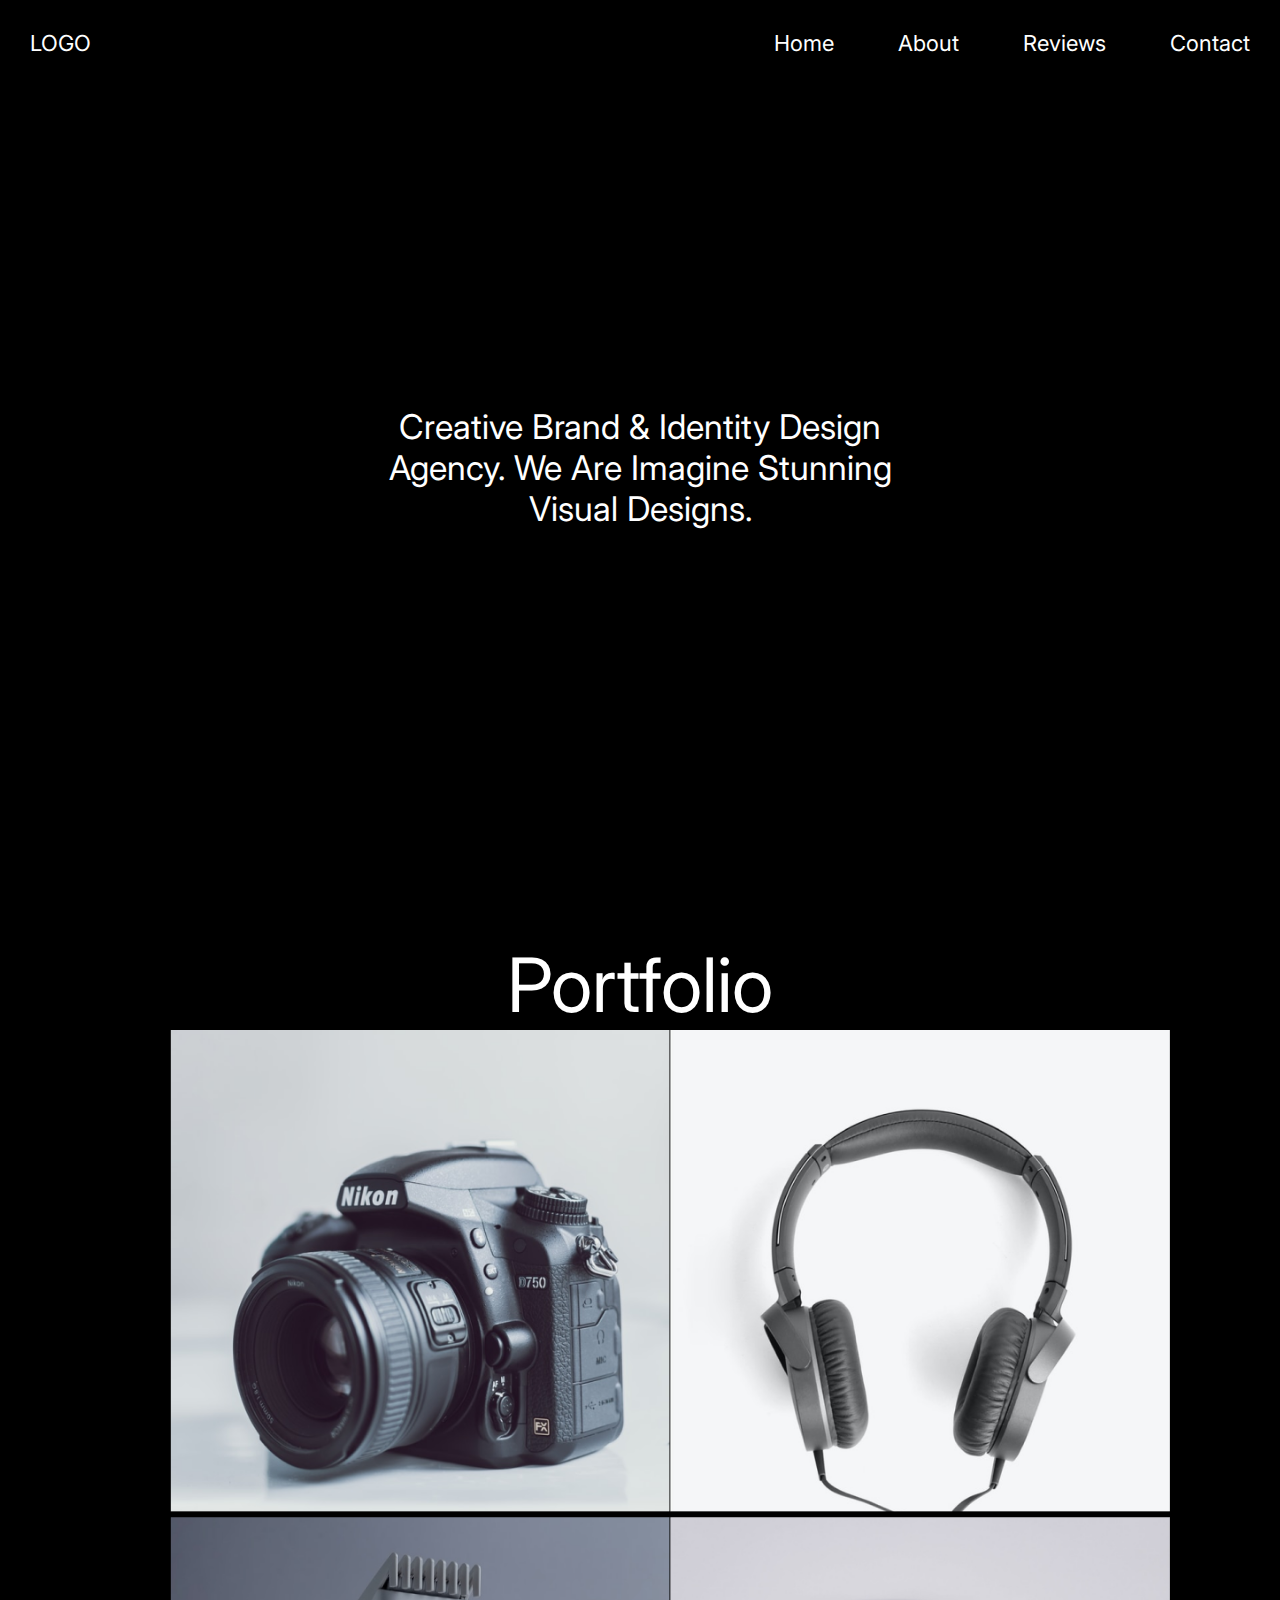
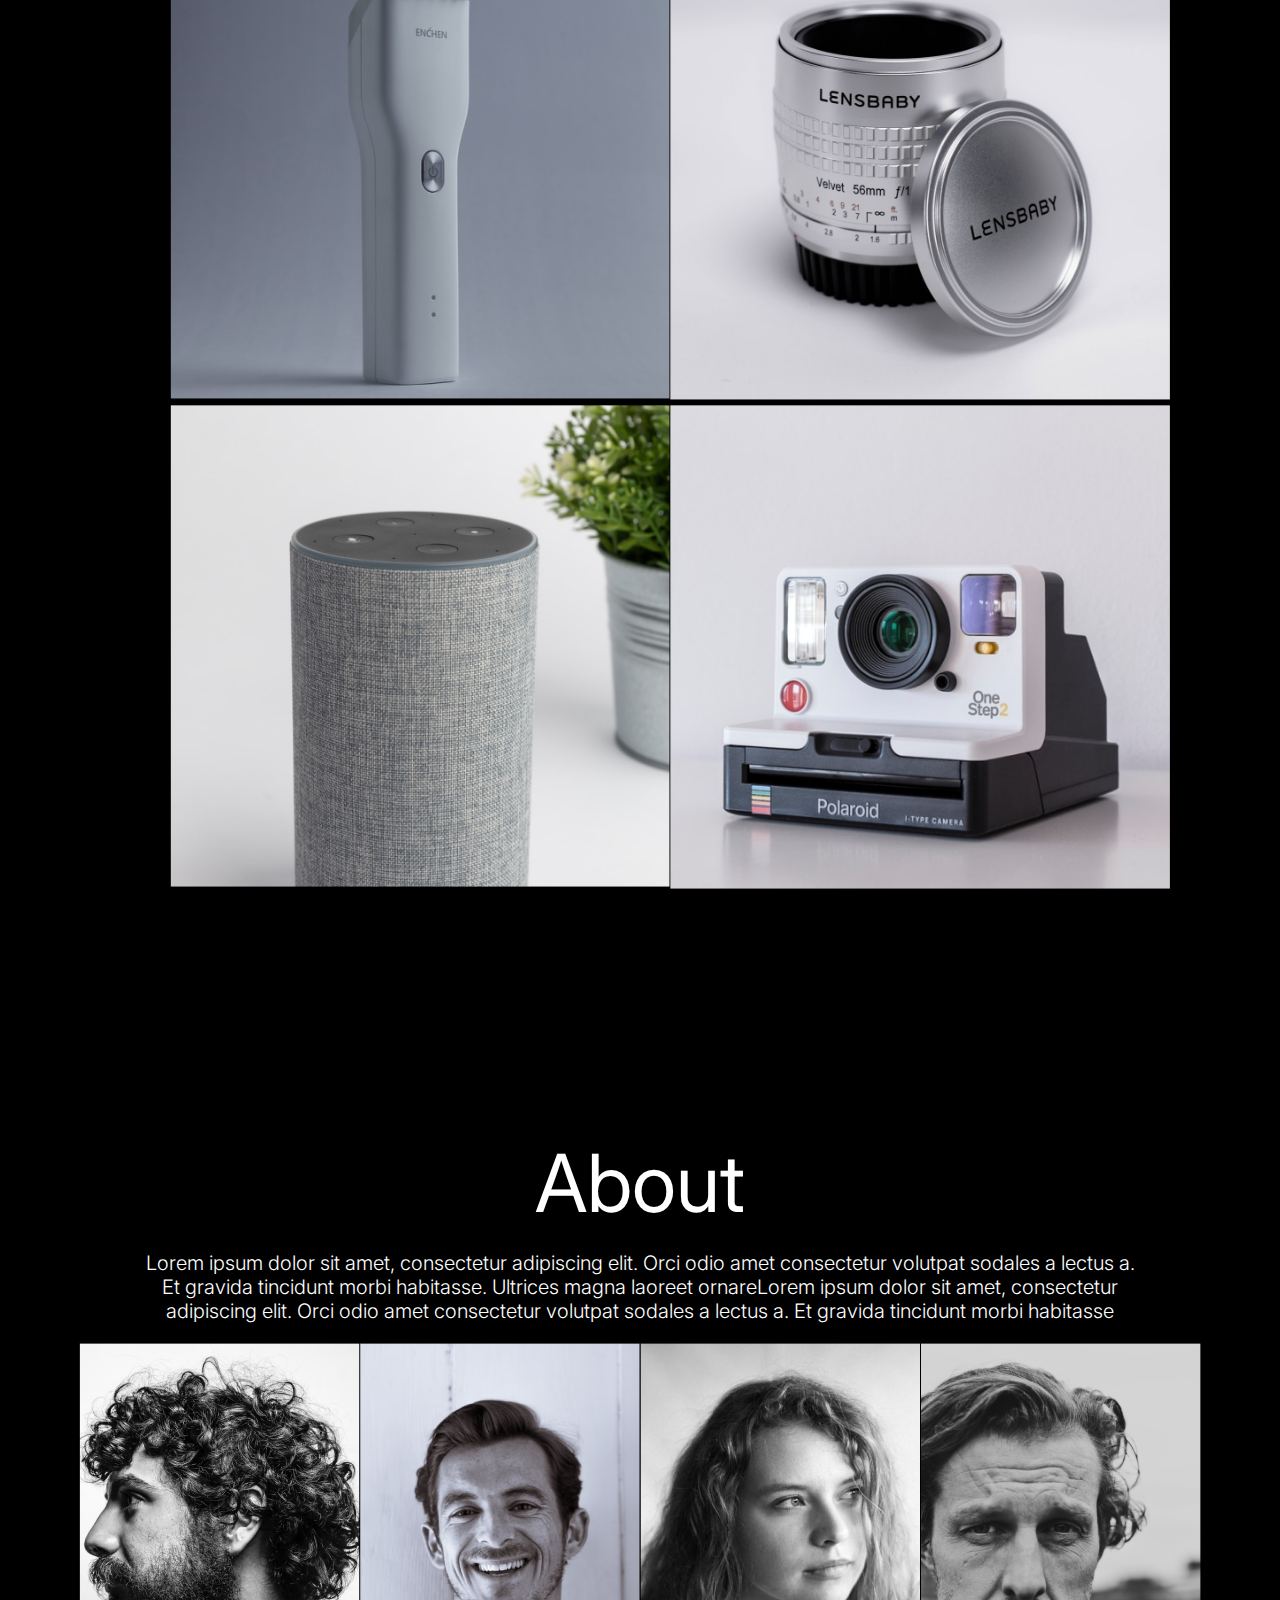
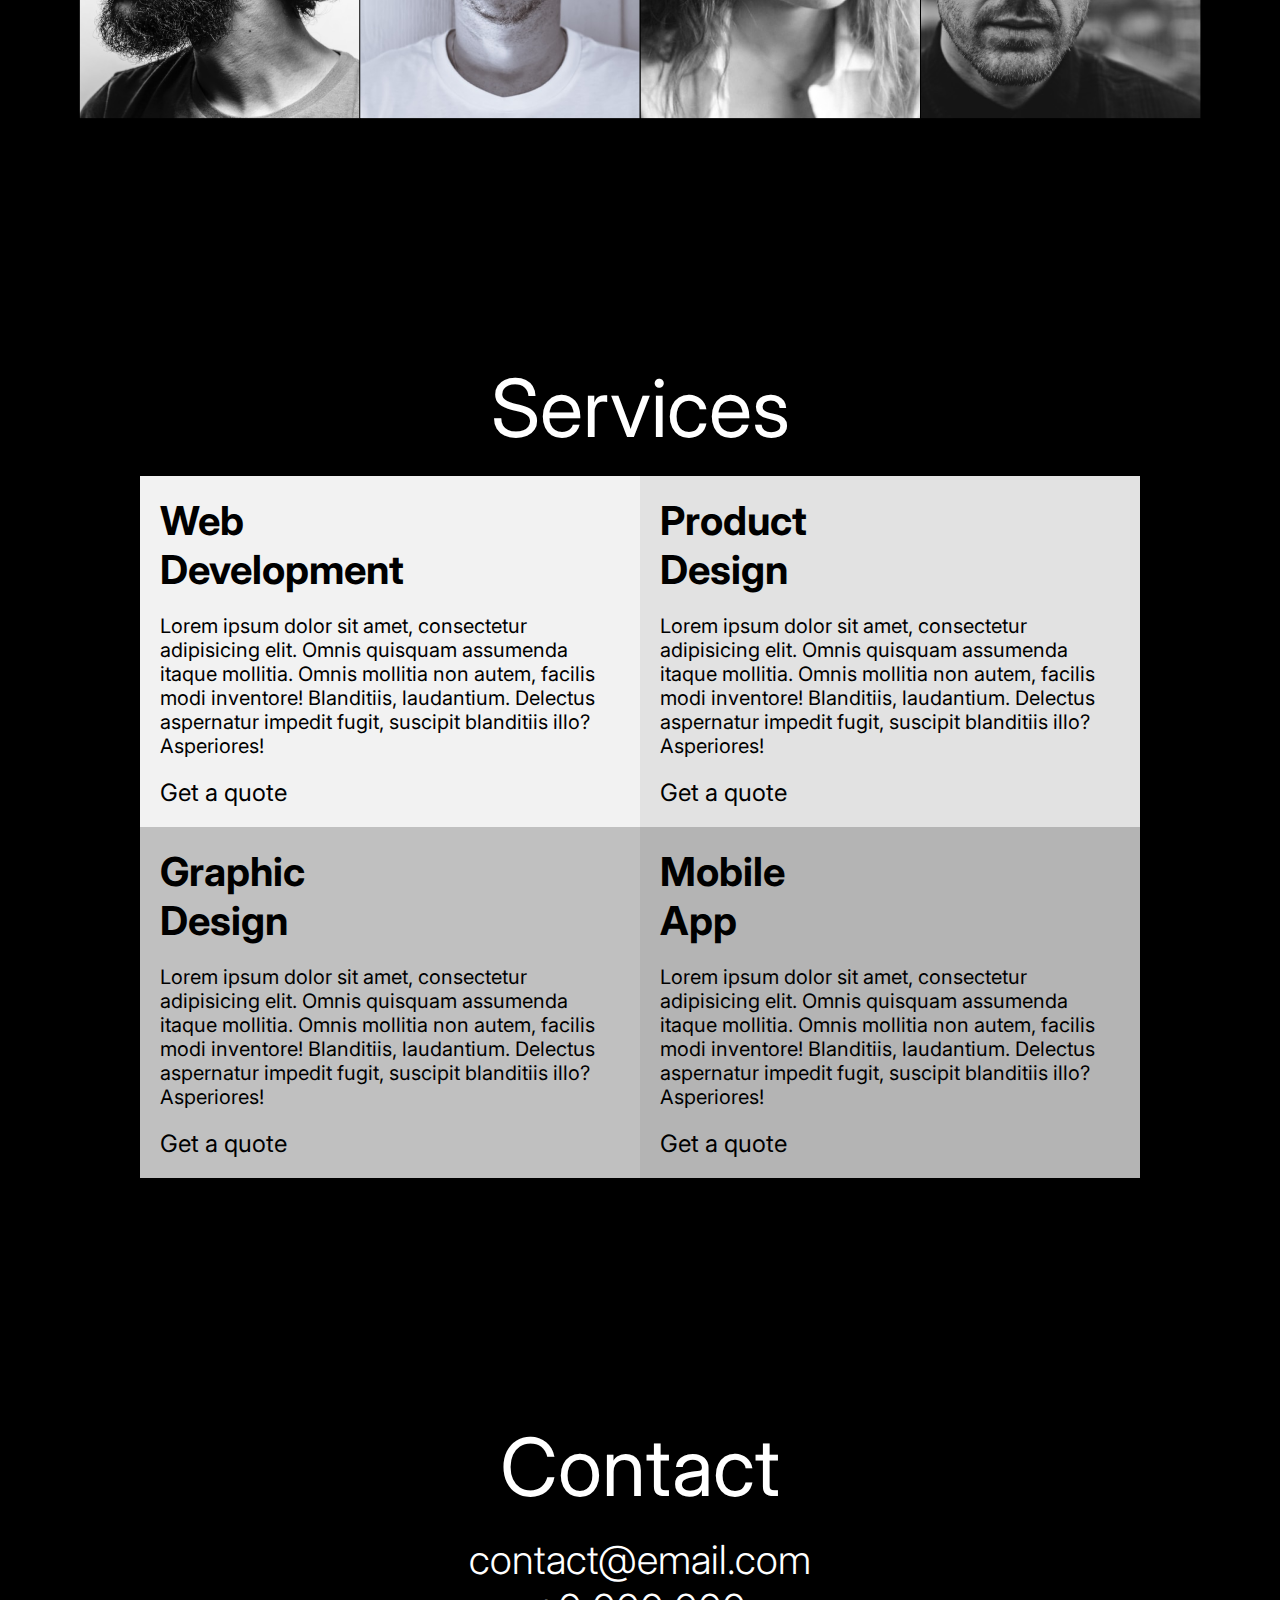
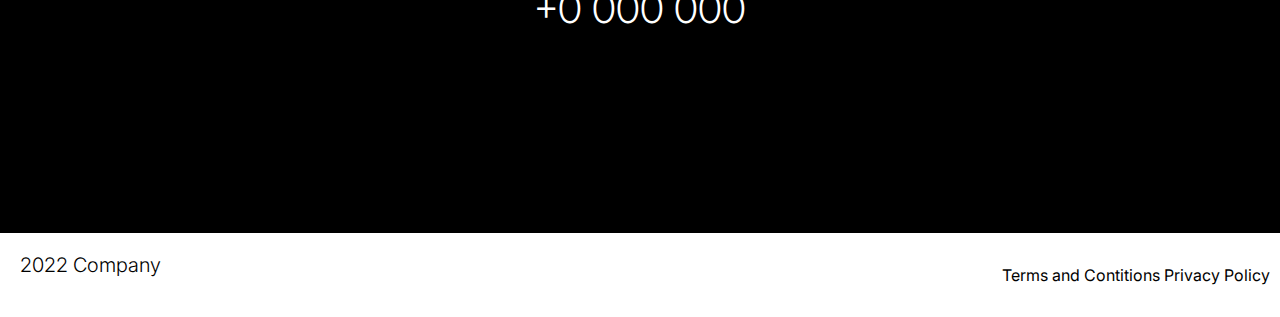
<file: index.html>
<!DOCTYPE html>
<html lang="en">
<head>
    <meta charset="UTF-8">
    <meta http-equiv="X-UA-Compatible" content="IE=edge">
    <meta name="viewport" content="width=device-width, initial-scale=1.0">
    <link rel="stylesheet" href="style.css">
    <title>Portfolio</title>
</head>
<body>
    <header>
        <div class="top-nav">
            <div>
                <a href="">LOGO</a>
            </div>
            <div class="headerLinks">
                <a href="">Home</a>
                <a href="">About</a>
                <a href="">Reviews</a>
                <a href="">Contact</a>
            </div>
            <div class="mobile-menu">
                <img class="mobile-menu" src="pictures/burger.png" alt="menu">
            </div>
        </div>
    </header>
    <div class="intro">
        <p class="introtext">Creative Brand & Identity Design Agency. We Are Imagine Stunning Visual Designs.</p>
    </div>
    <div class="container">
        <div class="Section">
            <h1>Portfolio</h1>
        </div>
        <div class="pictures">
            <a class="img2" href="camera.html"><img src="pictures/camera.png" alt="kaamera"></a>
            <a class="img2" href=""><img src="pictures/headphones.png" alt="headphones"></a>
            <a class="img2" href=""><img src="pictures/pardel.png" alt="pardel"></a>
            <a class="img2" href=""><img src="pictures/mug.png" alt="mug"></a>
            <a class="img2" href=""><img src="pictures/speaker.png" alt="speaker"></a>
            <a class="img2" href=""><img src="pictures/polaroid.png" alt="polaroid"></a>
        </div>
    </div>
    <div class="container">
        <div class="Section">
            <p class="heading1">About</p>
        </div>
        <div class="text">
            <p>Lorem ipsum dolor sit amet, consectetur adipiscing elit. Orci odio amet consectetur volutpat sodales a lectus a. Et gravida tincidunt morbi habitasse. Ultrices magna laoreet ornareLorem ipsum dolor sit amet, consectetur adipiscing elit. Orci odio amet consectetur volutpat sodales a lectus a. Et gravida tincidunt morbi habitasse</p>
        </div>
        <div class="profilepictures">
            <img src="pictures/Rectangle 7.png" alt="mees">
            <img src="pictures/Rectangle 8.png" alt="mees">
            <img src="pictures/Rectangle 9.png" alt="naine">
            <img src="pictures/Rectangle 10.png" alt="mees">
        </div>
    </div>
    <div class="container">
        <div class="Section">
            <p class="heading1">Services</p>
        </div>
        <div class="Services">
           <div class="web">
                <h2>Web <br> Development</h2>
                <p class="text1">Lorem ipsum dolor sit amet, consectetur adipisicing elit. Omnis quisquam assumenda itaque mollitia. Omnis mollitia non autem, facilis modi inventore! Blanditiis, laudantium. Delectus aspernatur impedit fugit, suscipit blanditiis illo? Asperiores!</p>
                <link class="link" href="">Get a quote</link>
           </div>
           <div class="product">
                <h2>Product <br> Design</h2>
                <p class="text1">Lorem ipsum dolor sit amet, consectetur adipisicing elit. Omnis quisquam assumenda itaque mollitia. Omnis mollitia non autem, facilis modi inventore! Blanditiis, laudantium. Delectus aspernatur impedit fugit, suscipit blanditiis illo? Asperiores!</p>
                <link class="link" href="">Get a quote</link>
           </div>
           <div class="graphic">
                <h2>Graphic <br> Design</h2>
                <p class="text1">Lorem ipsum dolor sit amet, consectetur adipisicing elit. Omnis quisquam assumenda itaque mollitia. Omnis mollitia non autem, facilis modi inventore! Blanditiis, laudantium. Delectus aspernatur impedit fugit, suscipit blanditiis illo? Asperiores!</p>
                <link class="link" href="">Get a quote</link>
           </div>                
           <div class="mobile">
                <h2>Mobile <br> App</h2>
                <p class="text1">Lorem ipsum dolor sit amet, consectetur adipisicing elit. Omnis quisquam assumenda itaque mollitia. Omnis mollitia non autem, facilis modi inventore! Blanditiis, laudantium. Delectus aspernatur impedit fugit, suscipit blanditiis illo? Asperiores!</p>
                <link class="link" href="">Get a quote</link>
           </div>
        </div>
    </div>
   
    <footer>
        <div class="container">
            <div class="Section">
                <p class="heading1">Contact</p>
            </div>
            <div class="contact">
                <p class="contact">contact@email.com <br> +0 000 000</p>
            </div>
        </div>
        <div class="footer">
            <div>
                <p class="footer">2022 Company</p>
            </div>
            <div>
                <link class="link" href="">Terms and Contitions</link>
                <link class="link" href="">Privacy Policy</link>
            </div>
        </div>
    </footer>
</body>
</html>
</file>
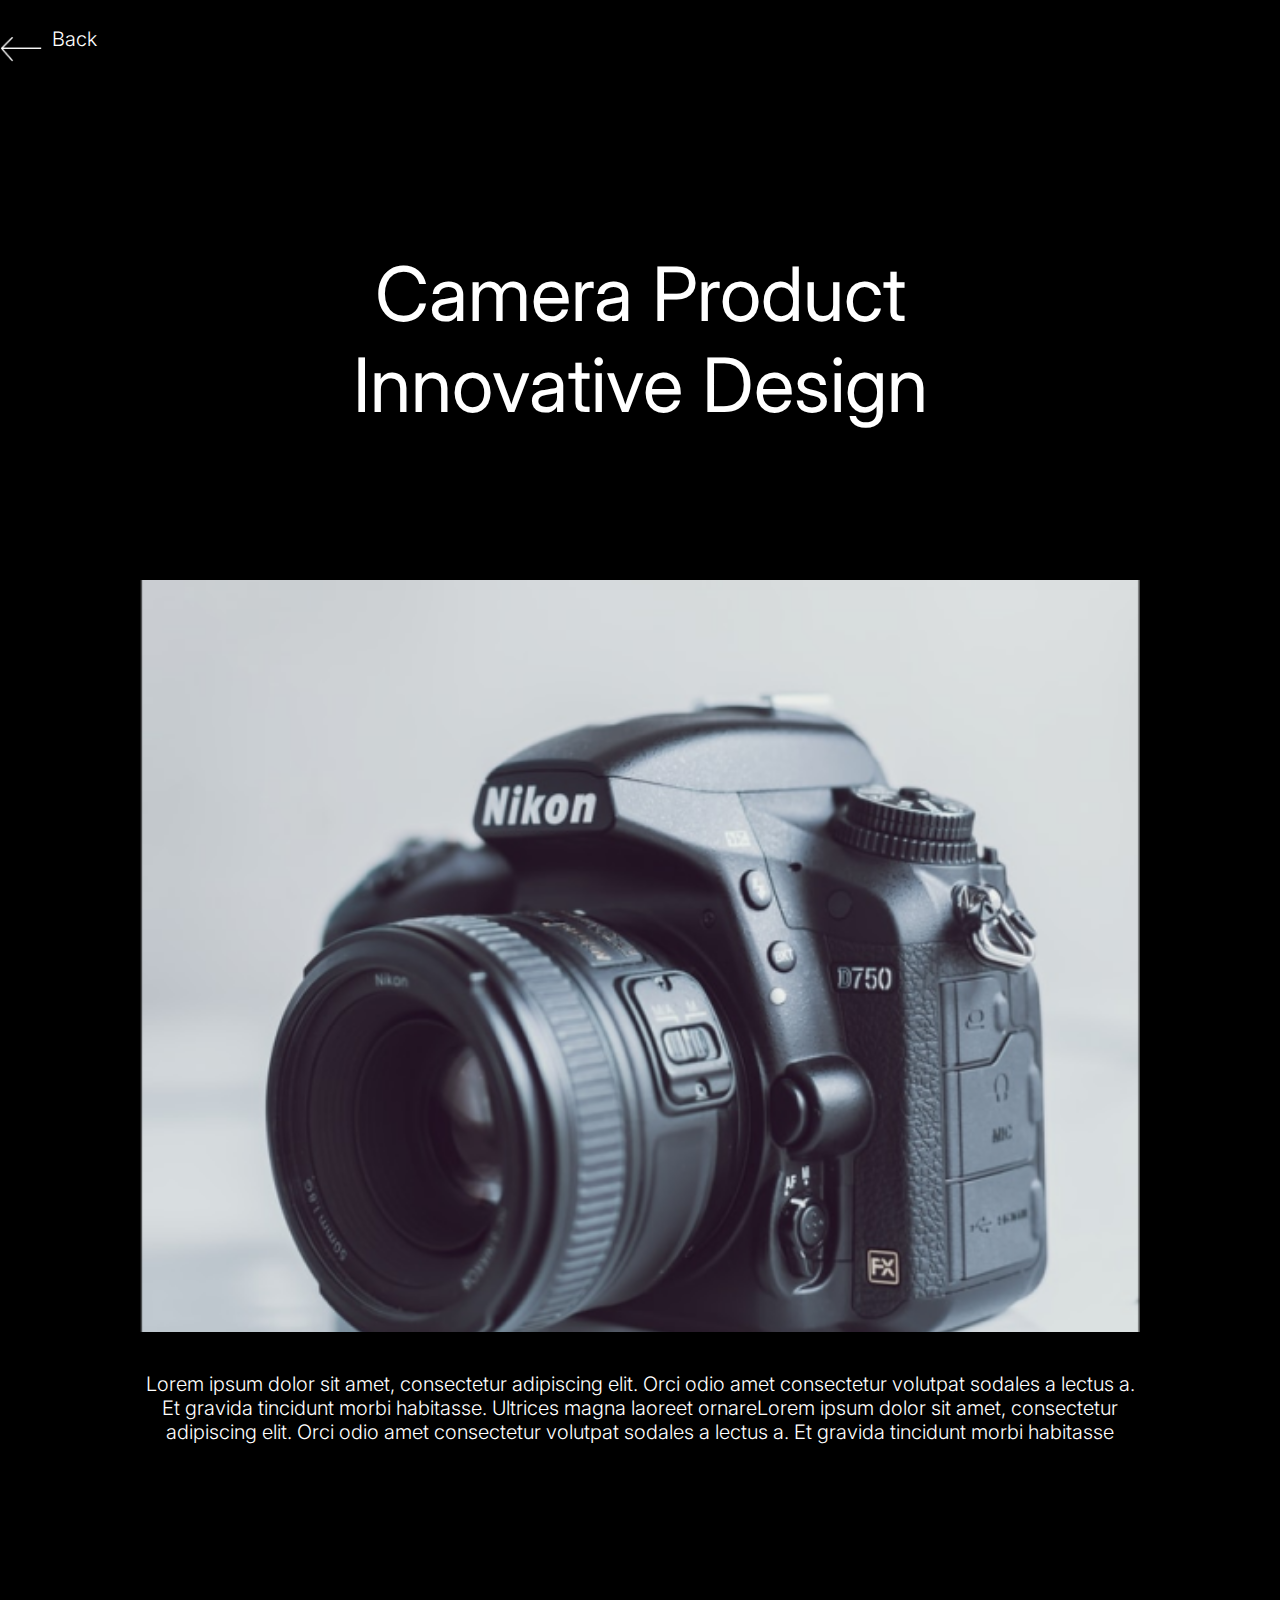
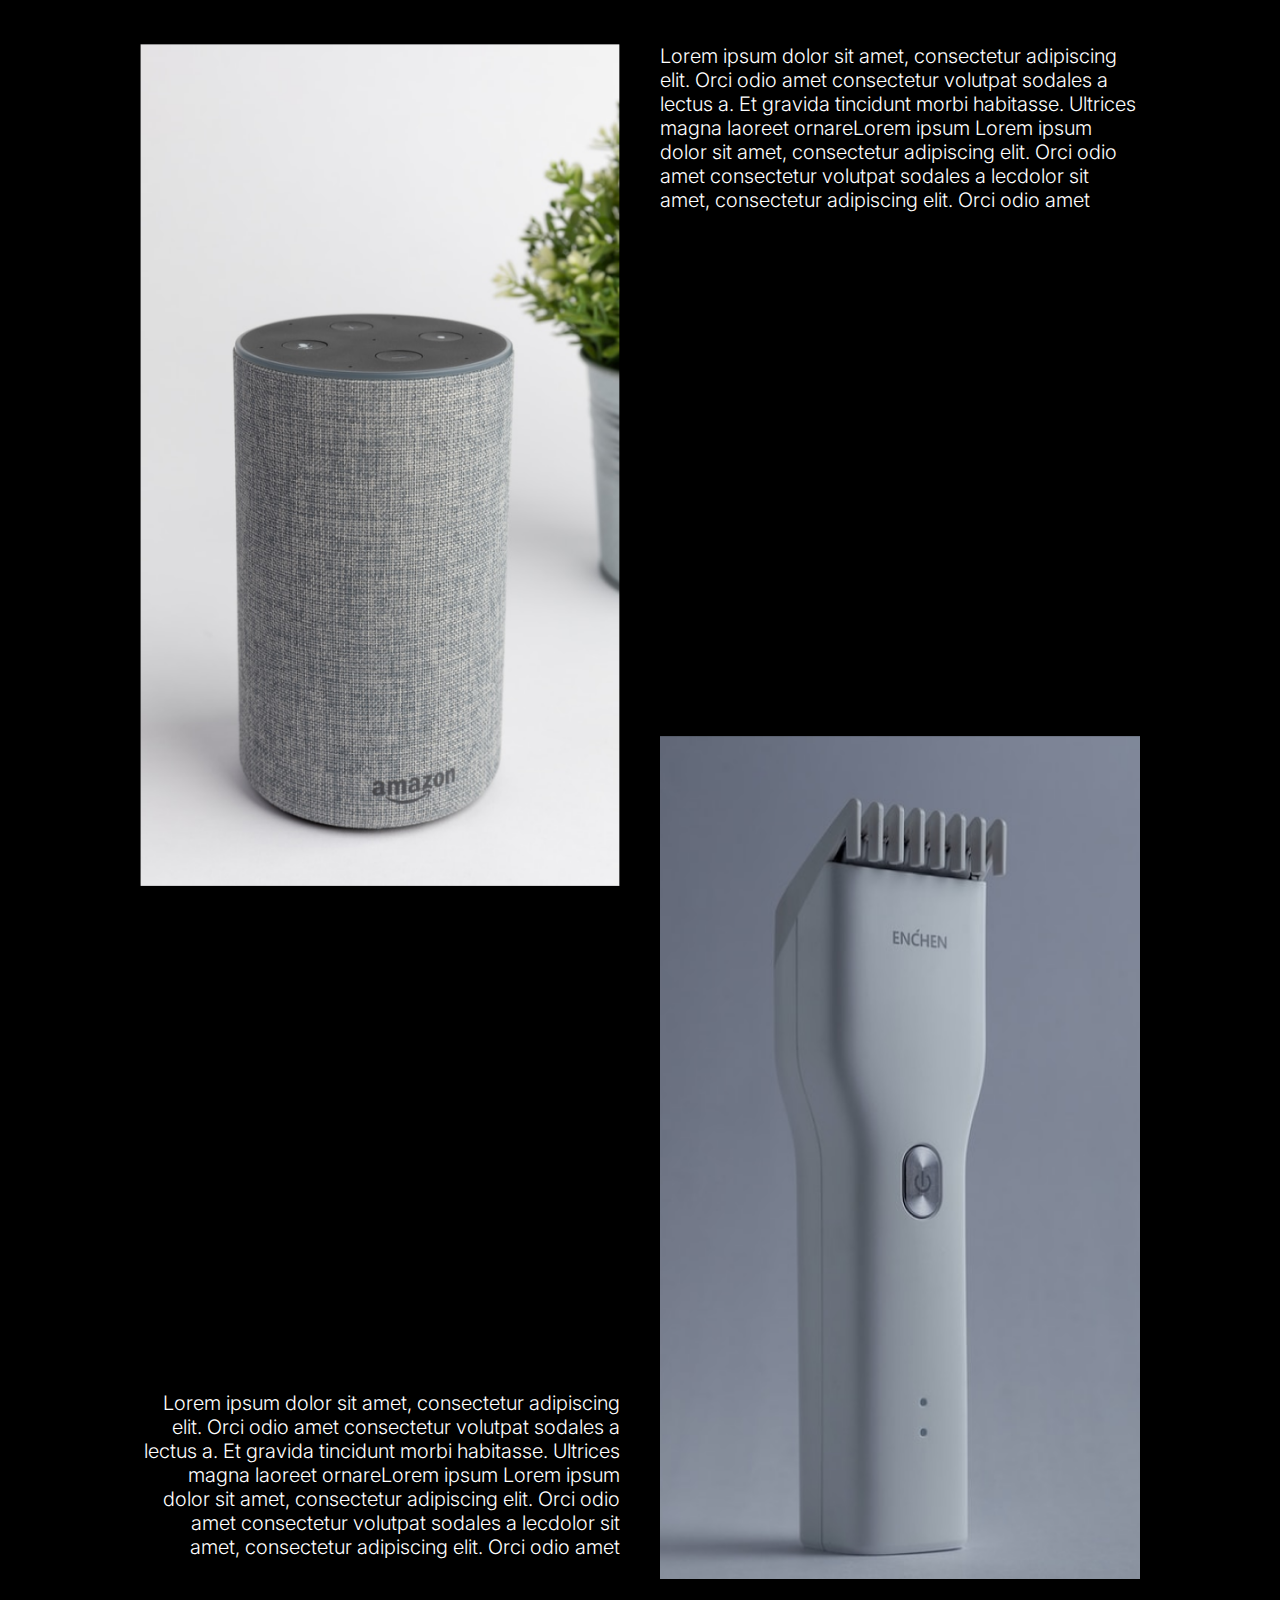
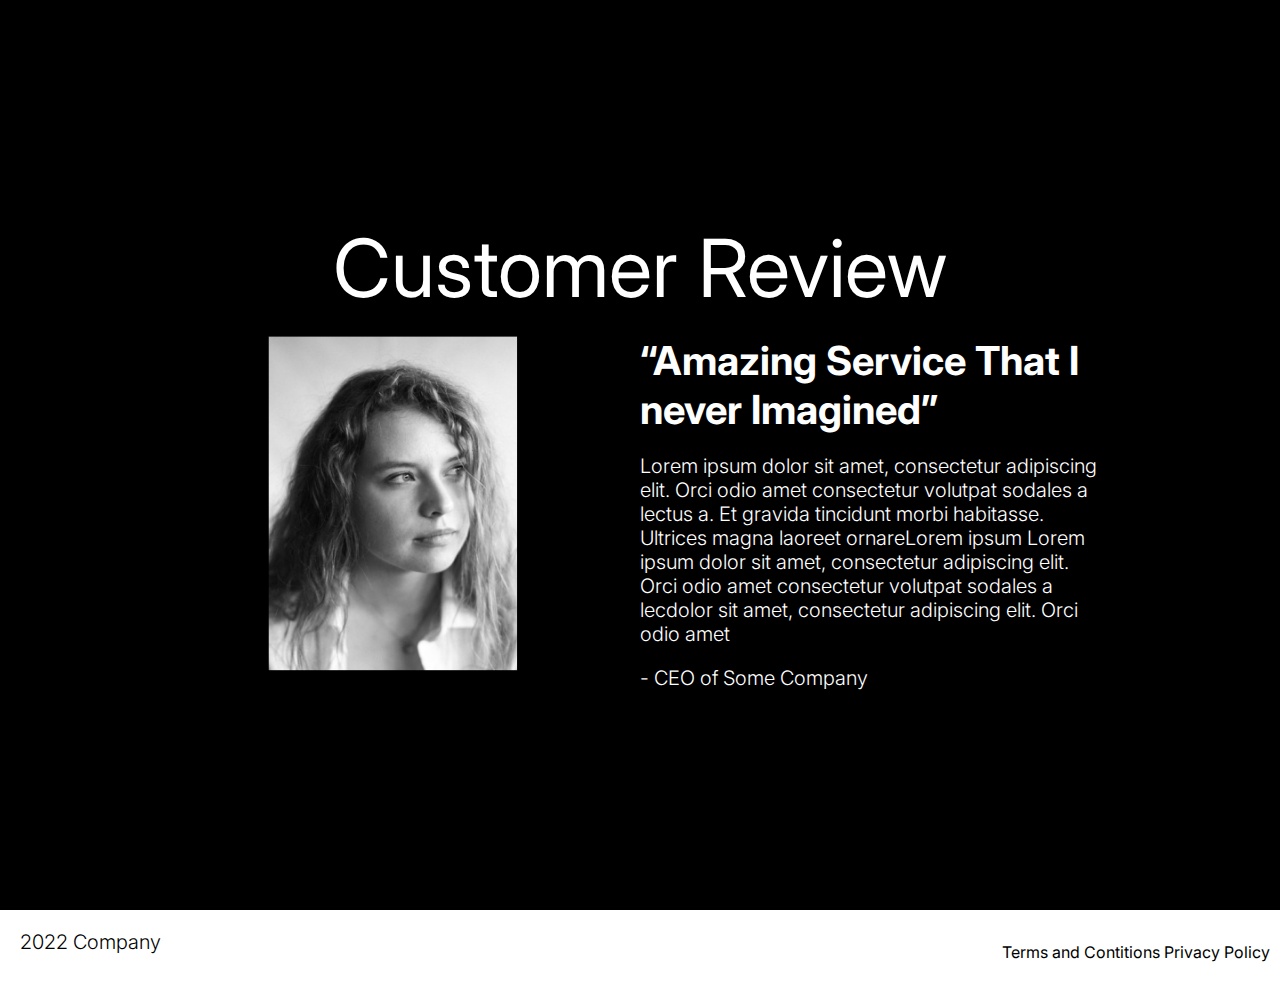
<file: camera.html>
<!DOCTYPE html>
<html lang="en">
<head>
    <meta charset="UTF-8">
    <meta http-equiv="X-UA-Compatible" content="IE=edge">
    <meta name="viewport" content="width=device-width, initial-scale=1.0">
    <link rel="stylesheet" href="style.css">
    <title>Portfolio</title>
</head>
<body>
    <header>
        <div class="cam-nav">
            <div>
                <a href="index.html"><img class="nav-img" src="pictures/Vector 1.png" alt="back"></a>
            </div>
            <div>
                <p>Back</p>
            </div>
    </header> 
    <div class="intro">
        <h1>Camera Product <br>Innovative Design</h1>
    </div>
    <div class="container">
        <div>
            <img class="img3" src="pictures/camera.png" alt="kaamera">
        </div>
        <div>
            <p>Lorem ipsum dolor sit amet, consectetur adipiscing elit. Orci odio amet consectetur volutpat sodales a lectus a. Et gravida tincidunt morbi habitasse. Ultrices magna laoreet ornareLorem ipsum dolor sit amet, consectetur adipiscing elit. Orci odio amet consectetur volutpat sodales a lectus a. Et gravida tincidunt morbi habitasse</p>
        </div>
    </div>
    <div class="container">
        <div class="projectpage">
                <img class="image" src="pictures/Rectangle 11.png" alt="speaker">
                <p class="text2">Lorem ipsum dolor sit amet, consectetur adipiscing elit. Orci odio amet consectetur volutpat sodales a lectus a. Et gravida tincidunt morbi habitasse. Ultrices magna laoreet ornareLorem ipsum Lorem ipsum dolor sit amet, consectetur adipiscing elit. Orci odio amet consectetur volutpat sodales a lecdolor sit amet, consectetur adipiscing elit. Orci odio amet</p>
                <p class="text3">Lorem ipsum dolor sit amet, consectetur adipiscing elit. Orci odio amet consectetur volutpat sodales a lectus a. Et gravida tincidunt morbi habitasse. Ultrices magna laoreet ornareLorem ipsum Lorem ipsum dolor sit amet, consectetur adipiscing elit. Orci odio amet consectetur volutpat sodales a lecdolor sit amet, consectetur adipiscing elit. Orci odio amet</p>
                <img class="image2" src="pictures/Rectangle 4.png" alt="speaker">
        </div>
    </div> 
    <div class="container">
        <div class="Section">
            <p class="heading1">Customer Review</p>
        </div>
        <div class="feedback">
            <div>
                <img class="img4" src="pictures/Rectangle 9.png" alt="naine">
            </div>
            <div class="contact1">
                <h2>“Amazing Service That I never Imagined”</h2>
                <p class="text3">Lorem ipsum dolor sit amet, consectetur adipiscing elit. Orci odio amet consectetur volutpat sodales a lectus a. Et gravida tincidunt morbi habitasse. Ultrices magna laoreet ornareLorem ipsum Lorem ipsum dolor sit amet, consectetur adipiscing elit. Orci odio amet consectetur volutpat sodales a lecdolor sit amet, consectetur adipiscing elit. Orci odio amet</p>
                <p class="text3">- CEO of Some Company</p>
            </div>
        </div>
    </div> 
    <footer>
        <div class="footer">
            <div>
                <p class="footer">2022 Company</p>
            </div>
            <div>
                <link class="link" href="">Terms and Contitions</link>
                <link class="link" href="">Privacy Policy</link>
            </div>
        </div>
    </footer>
</body>
</html>
</file>
<file: style.css>
@import url('https://fonts.googleapis.com/css?family=Inter');
    
*{
    padding: 0px ;
    margin: 0px;
}

body {
    background-color: black;
    color: white;
    font-family: Inter;
}

/*top navigation*/

.top-nav {
    display: flex;
    justify-content: space-between;
    align-items: center;
    padding: 0px;
    margin-top: 30px;
}

.mobile-menu {
    display: none;
}

a {
    color: white;
    text-decoration: none;
    margin-left: 30px;
    margin-right: 30px;
    font-weight: 400;
    font-size: 22px;
}

.heading1 {
    font-weight: 400;
    font-size: 80px;
}

p {
    font-size: 20px;
    font-weight: 300;
    text-align: center;
    margin-bottom: 20px;
}

/*introduction*/

.introtext {
    text-align: center;
    padding: 200px;
    font-size: 34px;
    font-weight: 400;
}

.intro {
    text-align: center;
    padding: 150px;
    font-size: 34px;
    font-weight: 400;
}

/*portfolio*/

.container {
    padding-left: 140px;
    padding-right: 140px;
    margin-bottom: 200px;
}

.Section {
    text-align: center;
    padding-top: 40px;
}

img {
    width: 100%;
    object-fit: cover;
}

.img2 {
    width: 100%;
    object-fit: cover;
}

.pictures {
    display: grid;
    grid-template-columns: 1fr 1fr;
}

/* about */

.text {
    text-align: center;
    font-size: 28px;
}

.profilepictures {
    display: flex;
    align-items: center;
    justify-content: center;
}

/* services */

.Services {
    display: grid;
    grid-template-columns: 1fr 1fr;
    width: 100%;
    text-align: left;
    font-size: 24px;
}

h1 {
    font-weight: 400;
    font-size: 75px;
    text-align: center;
}

h2 {
    font-size: 40px;
    font-weight: 700;
    padding-bottom: 20px;
}

.text1 {
    text-align: left;
    font-size: 20px;
    font-weight: 400;
}

.web {
    background-color: #f2f2f2;
    color: black;
    padding: 20px;
}

.product {
    background-color: #e2e2e2;
    color: black;
    padding: 20px;
}

.graphic {
    background-color: #c0c0c0;
    color: black;
    padding: 20px;
}

.mobile {
    background-color: #b4b4b4;
    color: black;
    padding: 20px;
}

.Container-Section {
  display: grid;
  grid-template-columns: auto;
}

/* contact */

.contact {
    text-align: center;
    font-size: 40px;
}

/* footer */

.footer {
    background-color: white;
    color: black; 
    display: flex;
    justify-content: space-between;
    align-items: center;
    padding: 10px;
}

.link {
    font-weight: 400;
}

.cam-nav {
    display: flex;
    justify-content: left;
    align-items: center;
    font-size: 30px;
}

.nav-img {
    width: 42px;
    display: flex;
    align-items: center;
    margin-right: 10px;
}

.img3 {
    display: flex;
    justify-content: center;
    min-width: 100%;
    height: 752px;
    margin-bottom: 40px;
}

.Photo1 .Photo2 {
    display: flex;
    justify-content: space-around;
    flex-direction: column;
}

.projectpage {
    display: grid;
    grid-template-rows: 1fr 150px 1fr;
    grid-template-areas: 
       "image text3" 
       "image image2"
       "text2 image2";
    gap: 40px;
}

.image {
    grid-area: image;
    min-width: 100%;
    min-height: 100%;
    object-fit: cover;
}

.text2 {
    display: flex;
    align-items: flex-end;
    grid-area: text2;
    text-align: right;
    font-size: 20px;
    font-weight: 300;
}

.image2 {
    grid-area: image2;
    min-width: 100%;
    min-height: 100%;
    object-fit: cover;
}

.text3 {
    grid-area: text3;
    text-align: left;
    font-size: 20px;
    font-weight: 300;
}

.feedback {
    display: grid;
    grid-template-columns: 1fr 1fr;
    margin-bottom: 40px;
}

.contact1 {
    display: flex;
    flex-direction: column;
    margin-right: 2rem;
}

.img4 {
    width: 50%;
    padding-left: 8rem;
}



@media screen and (max-width: 640px) {
    .intro {
        padding: 40px;
        padding-top: 140px;
    }

    h1 {
        font-size: 37px;
    }

    .heading1 {
        font-size: 37px;
    }

    .introtext {
        display: flex;
        justify-content: center;
        padding: 0;
        font-size: 12px;
    }

    p {
        font-size: 11px;
    }

    .contact {
        font-size: 17px;
    }

    .footer {
        display: none;
    }
    
    .mobile-menu {
        display: flex;
        justify-content: flex-end;
        width: 25%;
        margin-right: 30px;
    }

    .headerLinks {
        display: none;
    }

    .pictures { 
        overflow-x:scroll;
        display: flex;
        align-items: center;
    }

    .profilepictures { 
        overflow-x:scroll;
        display: flex;
        justify-content: space-between;
        width: 100%;
    }

    .container {
        padding-left: 10px;
        padding-right: 10px;
        margin-bottom: 20px;
    }

    .Services {
        display: flex;
        justify-content: space-between;
        overflow-x: scroll;
        gap: 35px;
    }

    h2 {
        width: 350px;
    }

    img {
        width: auto;
    }
 
    .img2{
        width: 100%;
    }

}
</file>
